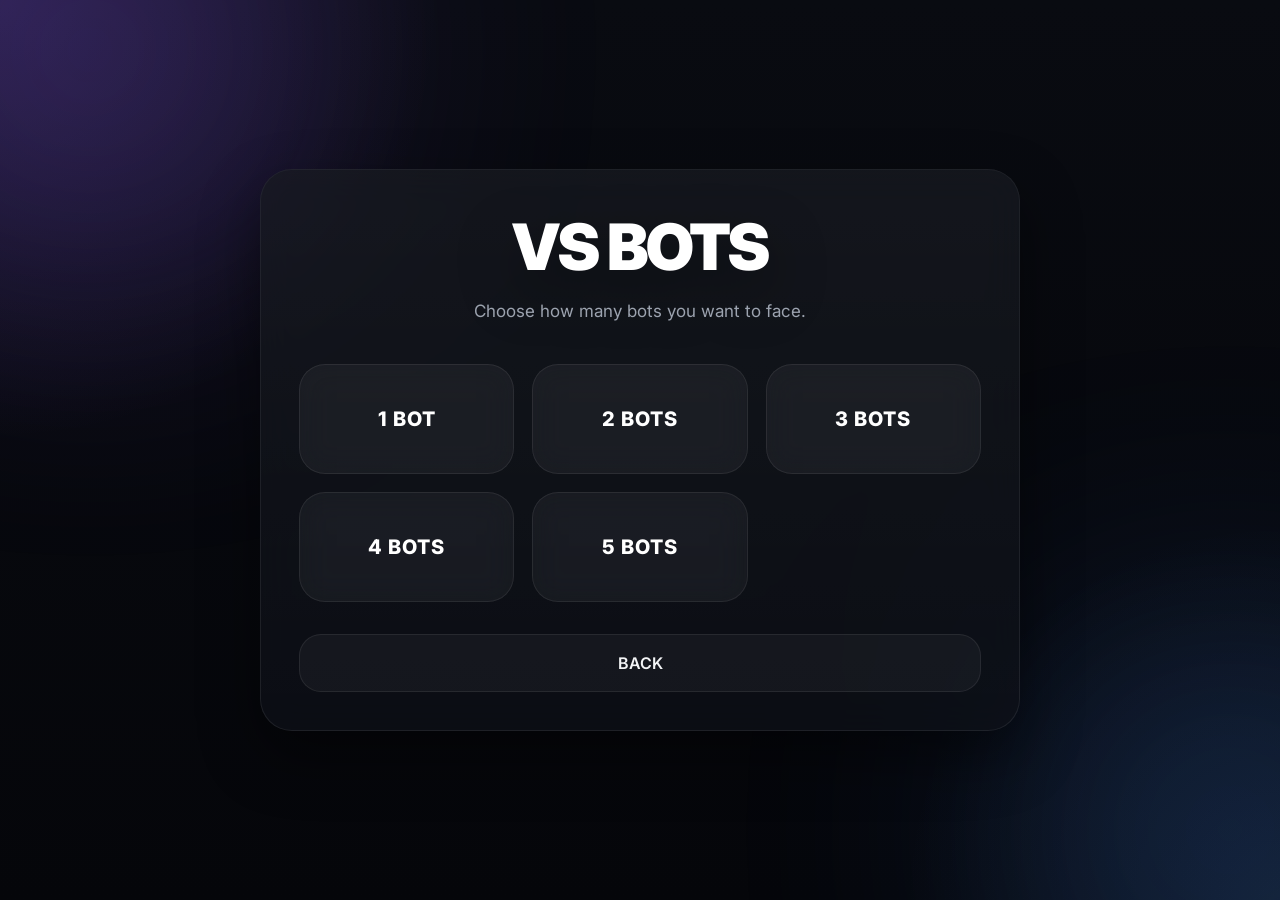
<file: bot-lobby.html>
<!DOCTYPE html>
<html lang="en">
<head>

  <meta charset="UTF-8">

  <meta
    name="viewport"
    content="width=device-width, initial-scale=1.0"
  >

  <title>VS Bots</title>

  <!-- CSS -->

  <link
    rel="stylesheet"
    href="CSS/style.css"
  >

  <link
    rel="stylesheet"
    href="CSS/lobby.css"
  >

</head>
<body>

  <!-- LIGHTS -->

  <div class="bg-light bg-light-1"></div>
  <div class="bg-light bg-light-2"></div>

  <!-- SCREEN -->

  <main class="lobby-screen">

    <section
      class="lobby-card glass-panel"
    >

      <!-- HEADER -->

      <div class="lobby-header">

        <h1>
          VS BOTS
        </h1>

        <p>
          Choose how many bots
          you want to face.
        </p>

      </div>

      <!-- GRID -->

      <div class="bot-grid">

        <button
          class="bot-option"
          data-bots="1"
        >
          <span>1 BOT</span>
        </button>

        <button
          class="bot-option"
          data-bots="2"
        >
          <span>2 BOTS</span>
        </button>

        <button
          class="bot-option"
          data-bots="3"
        >
          <span>3 BOTS</span>
        </button>

        <button
          class="bot-option"
          data-bots="4"
        >
          <span>4 BOTS</span>
        </button>

        <button
          class="bot-option"
          data-bots="5"
        >
          <span>5 BOTS</span>
        </button>

      </div>

      <!-- FOOTER -->

      <div class="lobby-footer">

        <button
          class="secondary-btn"
          id="back-btn"
        >
          BACK
        </button>

      </div>

    </section>

  </main>

  <!-- JS -->

  <script src="JS/botLobby.js"></script>

</body>
</html>
</file>
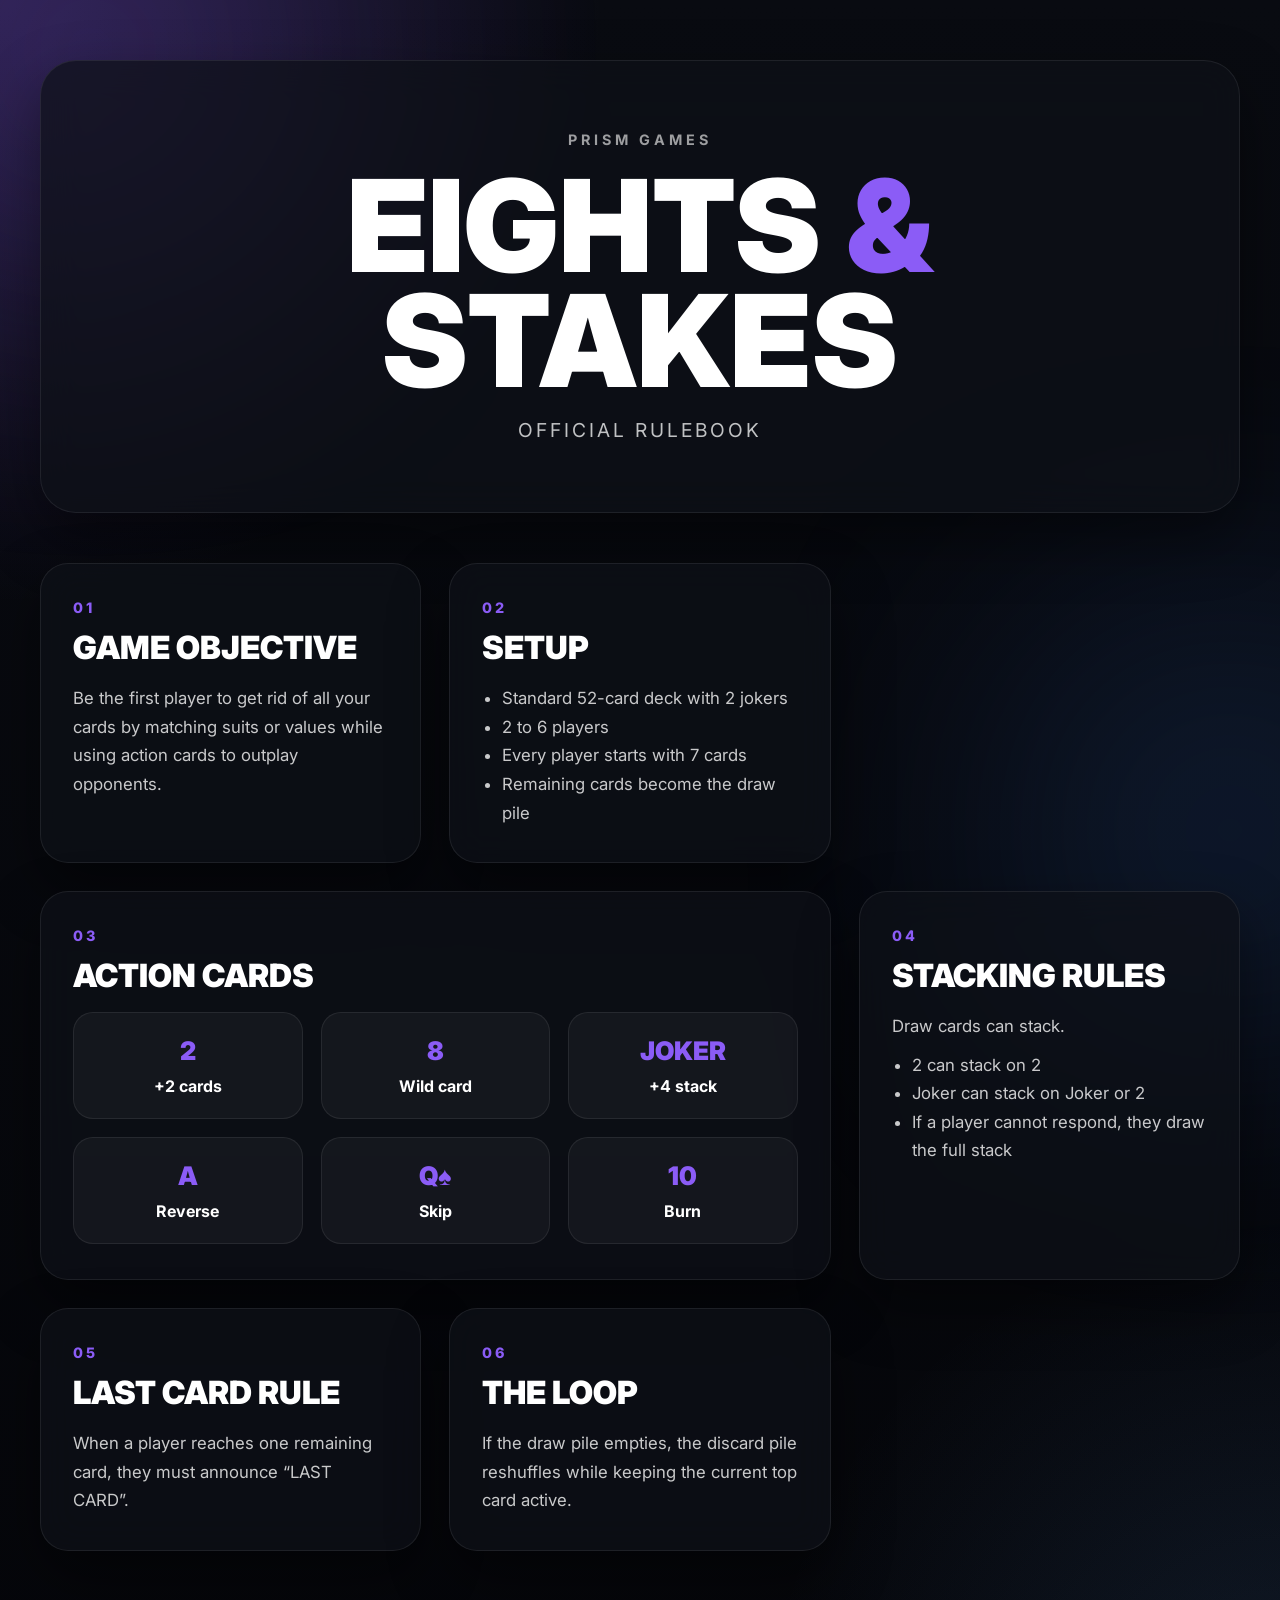
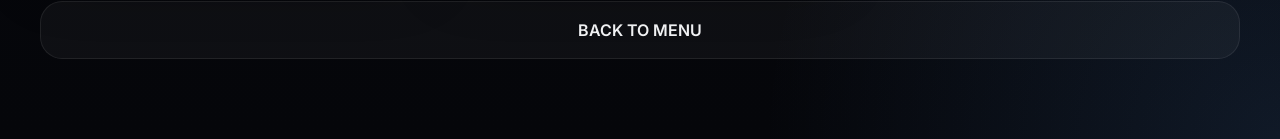
<file: rulebook.html>
<!DOCTYPE html>
<html lang="en">
<head>

  <meta charset="UTF-8">

  <meta
    name="viewport"
    content="width=device-width, initial-scale=1.0"
  >

  <title>
    Eights & Stakes Rulebook
  </title>

  <!-- CSS -->

  <link
    rel="stylesheet"
    href="CSS/style.css"
  >

  <link
    rel="stylesheet"
    href="CSS/rulebook.css"
  >

</head>
<body>

  <!-- BACKGROUND -->

  <div class="bg-light bg-light-1"></div>
  <div class="bg-light bg-light-2"></div>

  <!-- PAGE -->

  <main class="rulebook-page">

    <!-- HERO -->

    <section class="rulebook-hero glass-panel">

      <div class="hero-mini">
        PRISM GAMES
      </div>

      <h1 class="hero-title">

        EIGHTS
        <span>&</span>
        STAKES

      </h1>

      <p class="hero-subtitle">
        Official Rulebook
      </p>

    </section>

    <!-- CONTENT -->

    <section class="rulebook-grid">

      <!-- OBJECTIVE -->

      <div class="rule-card glass-panel">

        <div class="rule-number">
          01
        </div>

        <h2>
          GAME OBJECTIVE
        </h2>

        <p>

          Be the first player to
          get rid of all your cards
          by matching suits or values
          while using action cards
          to outplay opponents.

        </p>

      </div>

      <!-- SETUP -->

      <div class="rule-card glass-panel">

        <div class="rule-number">
          02
        </div>

        <h2>
          SETUP
        </h2>

        <ul>

          <li>
            Standard 52-card deck
            with 2 jokers
          </li>

          <li>
            2 to 6 players
          </li>

          <li>
            Every player starts
            with 7 cards
          </li>

          <li>
            Remaining cards become
            the draw pile
          </li>

        </ul>

      </div>

      <!-- ACTION CARDS -->

      <div class="rule-card glass-panel large-card">

        <div class="rule-number">
          03
        </div>

        <h2>
          ACTION CARDS
        </h2>

        <div class="action-grid">

          <div class="action-item">
            <span>2</span>
            +2 cards
          </div>

          <div class="action-item">
            <span>8</span>
            Wild card
          </div>

          <div class="action-item">
            <span>JOKER</span>
            +4 stack
          </div>

          <div class="action-item">
            <span>A</span>
            Reverse
          </div>

          <div class="action-item">
            <span>Q♠</span>
            Skip
          </div>

          <div class="action-item">
            <span>10</span>
            Burn
          </div>

        </div>

      </div>

      <!-- STACKING -->

      <div class="rule-card glass-panel">

        <div class="rule-number">
          04
        </div>

        <h2>
          STACKING RULES
        </h2>

        <p>

          Draw cards can stack.

        </p>

        <ul>

          <li>
            2 can stack on 2
          </li>

          <li>
            Joker can stack on
            Joker or 2
          </li>

          <li>
            If a player cannot
            respond, they draw
            the full stack
          </li>

        </ul>

      </div>

      <!-- LAST CARD -->

      <div class="rule-card glass-panel">

        <div class="rule-number">
          05
        </div>

        <h2>
          LAST CARD RULE
        </h2>

        <p>

          When a player reaches
          one remaining card,
          they must announce
          “LAST CARD”.

        </p>

      </div>

      <!-- LOOP -->

      <div class="rule-card glass-panel">

        <div class="rule-number">
          06
        </div>

        <h2>
          THE LOOP
        </h2>

        <p>

          If the draw pile empties,
          the discard pile reshuffles
          while keeping the current
          top card active.

        </p>

      </div>

    </section>

    <!-- BUTTON -->

    <div class="rulebook-footer">

      <button
        class="secondary-btn"
        onclick="
          window.location.href='index.html'
        "
      >

        BACK TO MENU

      </button>

    </div>

  </main>

</body>
</html>
</file>
<file: CSS/style.css>
@import url('https://fonts.googleapis.com/css2?family=Inter:wght@400;500;600;700;800;900&display=swap');

/* =========================
   RESET
========================= */

* {
  margin: 0;
  padding: 0;

  box-sizing: border-box;
}

/* =========================
   ROOT
========================= */

:root {

  --bg:
    #06070b;

  --bg-2:
    #0f1118;

  --panel:
    rgba(18,20,28,0.78);

  --panel-solid:
    #171922;

  --purple:
    #8b5cf6;

  --purple-light:
    #a78bfa;

  --blue:
    #60a5fa;

  --text:
    #f3f4f6;

  --muted:
    #9ca3af;

  --border:
    rgba(255,255,255,0.08);

  --shadow:
    0 25px 60px rgba(0,0,0,0.45);

  --glow:
    0 0 30px rgba(139,92,246,0.35);

  --radius-xl:
    32px;

  --radius-lg:
    22px;

  --transition:
    0.25s ease;

}

/* =========================
   BODY
========================= */

body {

  width: 100%;
  min-height: 100vh;

  overflow-x: hidden;

  position: relative;

  font-family:
    'Inter',
    sans-serif;

  color:
    var(--text);

  background:
    radial-gradient(
      circle at top left,
      rgba(139,92,246,0.22),
      transparent 28%
    ),
    radial-gradient(
      circle at bottom right,
      rgba(96,165,250,0.12),
      transparent 24%
    ),
    linear-gradient(
      180deg,
      #090b11 0%,
      #05060a 100%
    );

}

/* =========================
   NOISE
========================= */

body::before {

  content: "";

  position: fixed;

  inset: 0;

  opacity: 0.03;

  pointer-events: none;

  background-image:
    url("https://grainy-gradients.vercel.app/noise.svg");

}

/* =========================
   BACKGROUND LIGHTS
========================= */

.bg-light {

  position: fixed;

  border-radius: 50%;

  filter: blur(140px);

  pointer-events: none;

  opacity: 0.25;

}

.bg-light-1 {

  width: 420px;
  height: 420px;

  background:
    #8b5cf6;

  top: -160px;
  left: -120px;

}

.bg-light-2 {

  width: 380px;
  height: 380px;

  background:
    #3b82f6;

  right: -140px;
  bottom: -120px;

}

/* =========================
   BUTTONS
========================= */

button {

  border: none;

  cursor: pointer;

  font-family: inherit;

}

/* =========================
   PRIMARY BUTTON
========================= */

.primary-btn {

  width: 100%;

  height: 64px;

  border-radius:
    var(--radius-lg);

  position: relative;

  overflow: hidden;

  background:
    linear-gradient(
      135deg,
      #8b5cf6,
      #6d28d9
    );

  color: white;

  font-size: 17px;
  font-weight: 700;

  letter-spacing: 0.4px;

  transition:
    var(--transition);

  box-shadow:
    0 10px 30px rgba(139,92,246,0.28);

}

.primary-btn:hover {

  transform:
    translateY(-3px);

  box-shadow:
    0 20px 40px rgba(139,92,246,0.38);

}

.primary-btn:active {

  transform:
    scale(0.98);

}

/* =========================
   SECONDARY BUTTON
========================= */

.secondary-btn {

  width: 100%;

  height: 58px;

  border-radius:
    var(--radius-lg);

  background:
    rgba(255,255,255,0.04);

  border:
    1px solid var(--border);

  color:
    var(--text);

  font-size: 16px;
  font-weight: 600;

  transition:
    var(--transition);

}

.secondary-btn:hover {

  background:
    rgba(255,255,255,0.08);

  border-color:
    rgba(255,255,255,0.14);

}

/* =========================
   INPUTS
========================= */

.input {

  width: 100%;

  height: 62px;

  padding:
    0 22px;

  border-radius:
    var(--radius-lg);

  border:
    1px solid var(--border);

  outline: none;

  background:
    rgba(255,255,255,0.045);

  color:
    white;

  font-size: 16px;

  transition:
    var(--transition);

}

.input:focus {

  border-color:
    rgba(139,92,246,0.6);

  box-shadow:
    0 0 0 4px rgba(139,92,246,0.14);

}

/* =========================
   PANEL
========================= */

.glass-panel {

  background:
    rgba(15,17,24,0.72);

  border:
    1px solid rgba(255,255,255,0.08);

  backdrop-filter:
    blur(18px);

  -webkit-backdrop-filter:
    blur(18px);

  box-shadow:
    var(--shadow);

}

/* =========================
   SCROLLBAR
========================= */

::-webkit-scrollbar {

  width: 10px;
  height: 10px;

}

::-webkit-scrollbar-thumb {

  background:
    rgba(139,92,246,0.5);

  border-radius: 999px;

}

::-webkit-scrollbar-track {

  background:
    transparent;

}

/* =========================
   MOBILE
========================= */

@media (max-width: 768px) {

  body {

    overflow-y: auto;
  }

}
</file>
<file: CSS/lobby.css>
/* =========================
   SCREEN
========================= */

.lobby-screen {

  width: 100%;
  min-height: 100vh;

  display: flex;

  justify-content: center;
  align-items: center;

  padding: 40px;

  position: relative;

}

/* =========================
   LOBBY CARD
========================= */

.lobby-card {

  width: 100%;
  max-width: 760px;

  padding: 38px;

  border-radius:
    var(--radius-xl);

  position: relative;

  overflow: hidden;

}

.lobby-card::before {

  content: "";

  position: absolute;

  inset: 0;

  background:
    linear-gradient(
      180deg,
      rgba(255,255,255,0.03),
      transparent
    );

  pointer-events: none;

}

/* =========================
   HEADER
========================= */

.lobby-header {

  text-align: center;

  margin-bottom: 38px;

  position: relative;

  z-index: 2;

}

.lobby-header h1 {

  font-size: 64px;
  font-weight: 900;

  letter-spacing: -3px;

  color:
    white;

  text-shadow:
    0 20px 60px rgba(0,0,0,0.45);

}

.lobby-header p {

  margin-top: 12px;

  color:
    var(--muted);

  font-size: 17px;

  line-height: 1.7;

}

/* =========================
   MULTIPLAYER SECTION
========================= */

.multiplayer-section {

  margin-bottom: 28px;

  display: flex;

  flex-direction: column;

  gap: 14px;

  position: relative;

  z-index: 2;

}

.multiplayer-section h2 {

  font-size: 14px;
  font-weight: 700;

  letter-spacing: 2px;

  color:
    var(--muted);

  text-transform: uppercase;

}

/* =========================
   ROOM PREVIEW
========================= */

.room-preview {

  margin-top: 30px;

  padding: 24px;

  border-radius:
    26px;

  background:
    rgba(255,255,255,0.03);

  border:
    1px solid rgba(255,255,255,0.06);

  position: relative;

  overflow: hidden;

}

.room-preview::before {

  content: "";

  position: absolute;

  inset: 0;

  background:
    radial-gradient(
      circle at top,
      rgba(139,92,246,0.12),
      transparent 70%
    );

  pointer-events: none;

}

/* =========================
   ROOM PREVIEW HEADER
========================= */

.room-preview-header {

  display: flex;

  align-items: center;
  justify-content: space-between;

  margin-bottom: 22px;

  position: relative;

  z-index: 2;

}

.room-preview-header span {

  font-size: 14px;
  font-weight: 700;

  letter-spacing: 2px;

  color:
    var(--muted);

  text-transform: uppercase;

}

/* =========================
   ONLINE DOT
========================= */

.online-dot {

  width: 12px;
  height: 12px;

  border-radius: 50%;

  background:
    #22c55e;

  box-shadow:
    0 0 18px rgba(34,197,94,0.9);

  animation:
    pulse 2s infinite;

}

@keyframes pulse {

  0% {

    transform:
      scale(1);

    opacity: 1;

  }

  50% {

    transform:
      scale(1.25);

    opacity: 0.7;

  }

  100% {

    transform:
      scale(1);

    opacity: 1;

  }

}

/* =========================
   ROOM CONTENT
========================= */

.room-preview-content {

  display: grid;

  grid-template-columns:
    repeat(3, 1fr);

  gap: 18px;

  position: relative;

  z-index: 2;

}

/* =========================
   ROOM STAT
========================= */

.room-stat {

  padding: 18px;

  border-radius:
    20px;

  background:
    rgba(255,255,255,0.03);

  border:
    1px solid rgba(255,255,255,0.05);

  transition:
    var(--transition);

}

.room-stat:hover {

  transform:
    translateY(-2px);

  border-color:
    rgba(139,92,246,0.2);

}

.room-stat h3 {

  font-size: 12px;
  font-weight: 700;

  letter-spacing: 2px;

  color:
    var(--muted);

  text-transform: uppercase;

}

.room-stat p {

  margin-top: 12px;

  font-size: 22px;
  font-weight: 800;

  color:
    white;

}

/* =========================
   SELECT
========================= */

select.input {

  appearance: none;

  cursor: pointer;

}

/* =========================
   FOOTER
========================= */

.lobby-footer {

  margin-top: 32px;

  position: relative;

  z-index: 2;

}

/* =========================
   BUTTON HOVER GLOW
========================= */

.primary-btn {

  position: relative;

}

.primary-btn::before {

  content: "";

  position: absolute;

  inset: 0;

  background:
    linear-gradient(
      135deg,
      rgba(255,255,255,0.12),
      transparent
    );

  opacity: 0;

  transition:
    var(--transition);

}

.primary-btn:hover::before {

  opacity: 1;

}

/* =========================
   MOBILE
========================= */

@media (max-width: 768px) {

  .lobby-screen {

    padding: 22px;

    align-items: flex-start;

  }

  .lobby-card {

    padding: 24px;

  }

  .lobby-header {

    margin-bottom: 30px;

  }

  .lobby-header h1 {

    font-size: 42px;

    letter-spacing: -2px;

  }

  .lobby-header p {

    font-size: 15px;

  }

  .multiplayer-section {

    margin-bottom: 22px;

  }

  .room-preview {

    padding: 20px;

  }

  .room-preview-content {

    grid-template-columns:
      1fr;

  }

  .room-stat p {

    font-size: 20px;

  }

}

@media (max-width: 480px) {

  .lobby-screen {

    padding: 16px;

  }

  .lobby-card {

    padding: 20px;

    border-radius:
      24px;

  }

  .lobby-header h1 {

    font-size: 34px;

  }

  .room-preview {

    padding: 16px;

  }

  .room-stat {

    padding: 16px;

  }

  .room-stat p {

    font-size: 18px;

  }

  .multiplayer-section h2 {

    font-size: 12px;

  }

}

/* =========================
   BOT GRID
========================= */

.bot-grid {

  display: grid;

  grid-template-columns:
    repeat(
      auto-fit,
      minmax(160px, 1fr)
    );

  gap: 18px;

  margin-top: 12px;

}

/* =========================
   BOT OPTION
========================= */

.bot-option {

  height: 110px;

  border: none;

  border-radius:
    26px;

  background:
    rgba(255,255,255,0.04);

  border:
    1px solid rgba(255,255,255,0.08);

  color:
    white;

  cursor: pointer;

  position: relative;

  overflow: hidden;

  transition:
    var(--transition);

  backdrop-filter:
    blur(14px);

}

.bot-option::before {

  content: "";

  position: absolute;

  inset: 0;

  background:
    linear-gradient(
      135deg,
      rgba(139,92,246,0.18),
      transparent
    );

  opacity: 0;

  transition:
    var(--transition);

}

.bot-option:hover {

  transform:
    translateY(-4px);

  border-color:
    rgba(139,92,246,0.35);

  box-shadow:
    0 0 28px rgba(139,92,246,0.16);

}

.bot-option:hover::before {

  opacity: 1;

}

.bot-option span {

  position: relative;

  z-index: 2;

  font-size: 20px;
  font-weight: 800;

  letter-spacing: 1px;

}

/* =========================
   MOBILE
========================= */

@media (max-width: 640px) {

  .bot-grid {

    grid-template-columns:
      1fr;

  }

  .bot-option {

    height: 86px;

  }

  .bot-option span {

    font-size: 18px;

  }

}

/* =========================
   SELECT DROPDOWN
========================= */

select {

  appearance: none;
  -webkit-appearance: none;
  -moz-appearance: none;

  width: 100%;

  background:
    rgba(255,255,255,0.06);

  border:
    1px solid rgba(255,255,255,0.12);

  color: white;

  padding:
    16px 20px;

  border-radius: 20px;

  font-size: 1rem;

  outline: none;

  backdrop-filter:
    blur(12px);

  transition:
    0.25s ease;

}

select:focus {

  border-color:
    #8b5cf6;

  box-shadow:
    0 0 20px
    rgba(139,92,246,0.4);

}

/* OPTIONS */

select option {

  background:
    #151522;

  color:
    white;

}
</file>
<file: CSS/rulebook.css>
/* =================================================
   PAGE
================================================= */

.rulebook-page {

  width: 100%;
  min-height: 100vh;

  padding:
    60px
    40px
    80px;

  position: relative;
  z-index: 2;

}

/* =================================================
   HERO
================================================= */

.rulebook-hero {

  padding:
    70px
    60px;

  border-radius: 36px;

  margin-bottom: 50px;

  text-align: center;

}

.hero-mini {

  font-size: 0.9rem;
  font-weight: 700;
  letter-spacing: 4px;

  color:
    rgba(255,255,255,0.6);

  margin-bottom: 20px;

}

.hero-title {

  font-size:
    clamp(
      4rem,
      10vw,
      8rem
    );

  font-weight: 900;
  line-height: 0.9;

  color: white;

  margin-bottom: 20px;

}

.hero-title span {

  color: #8b5cf6;

}

.hero-subtitle {

  font-size: 1.2rem;

  color:
    rgba(255,255,255,0.75);

  text-transform: uppercase;
  letter-spacing: 3px;

}

/* =================================================
   GRID
================================================= */

.rulebook-grid {

  display: grid;

  grid-template-columns:
    repeat(
      auto-fit,
      minmax(320px,1fr)
    );

  gap: 28px;

}

/* =================================================
   CARD
================================================= */

.rule-card {

  position: relative;

  padding:
    35px
    32px;

  border-radius: 28px;

  overflow: hidden;

  transition:
    transform 0.25s ease,
    border-color 0.25s ease;

}

.rule-card:hover {

  transform:
    translateY(-4px);

  border-color:
    rgba(139,92,246,0.5);

}

.rule-number {

  font-size: 0.9rem;

  font-weight: 800;

  color: #8b5cf6;

  letter-spacing: 3px;

  margin-bottom: 16px;

}

.rule-card h2 {

  font-size: 2rem;

  font-weight: 900;

  line-height: 1;

  margin-bottom: 20px;

  color: white;

}

.rule-card p,
.rule-card li {

  font-size: 1.05rem;
  line-height: 1.7;

  color:
    rgba(255,255,255,0.78);

}

.rule-card ul {

  padding-left: 20px;

  margin-top: 10px;

}

/* =================================================
   ACTION GRID
================================================= */

.large-card {

  grid-column:
    span 2;

}

.action-grid {

  display: grid;

  grid-template-columns:
    repeat(
      auto-fit,
      minmax(180px,1fr)
    );

  gap: 18px;

}

.action-item {

  padding:
    22px
    18px;

  border-radius: 20px;

  background:
    rgba(255,255,255,0.04);

  border:
    1px solid
    rgba(255,255,255,0.08);

  text-align: center;

  color: white;

  font-weight: 700;

}

.action-item span {

  display: block;

  font-size: 1.6rem;
  font-weight: 900;

  color: #8b5cf6;

  margin-bottom: 10px;

}

/* =================================================
   FOOTER
================================================= */

.rulebook-footer {

  display: flex;
  justify-content: center;

  margin-top: 50px;

}

/* =================================================
   MOBILE
================================================= */

@media (max-width: 900px) {

  .large-card {

    grid-column:
      span 1;

  }

  .rulebook-page {

    padding:
      30px
      18px
      50px;

  }

  .rulebook-hero {

    padding:
      50px
      25px;

  }

  .rule-card {

    padding:
      28px
      24px;

  }

}
</file>
